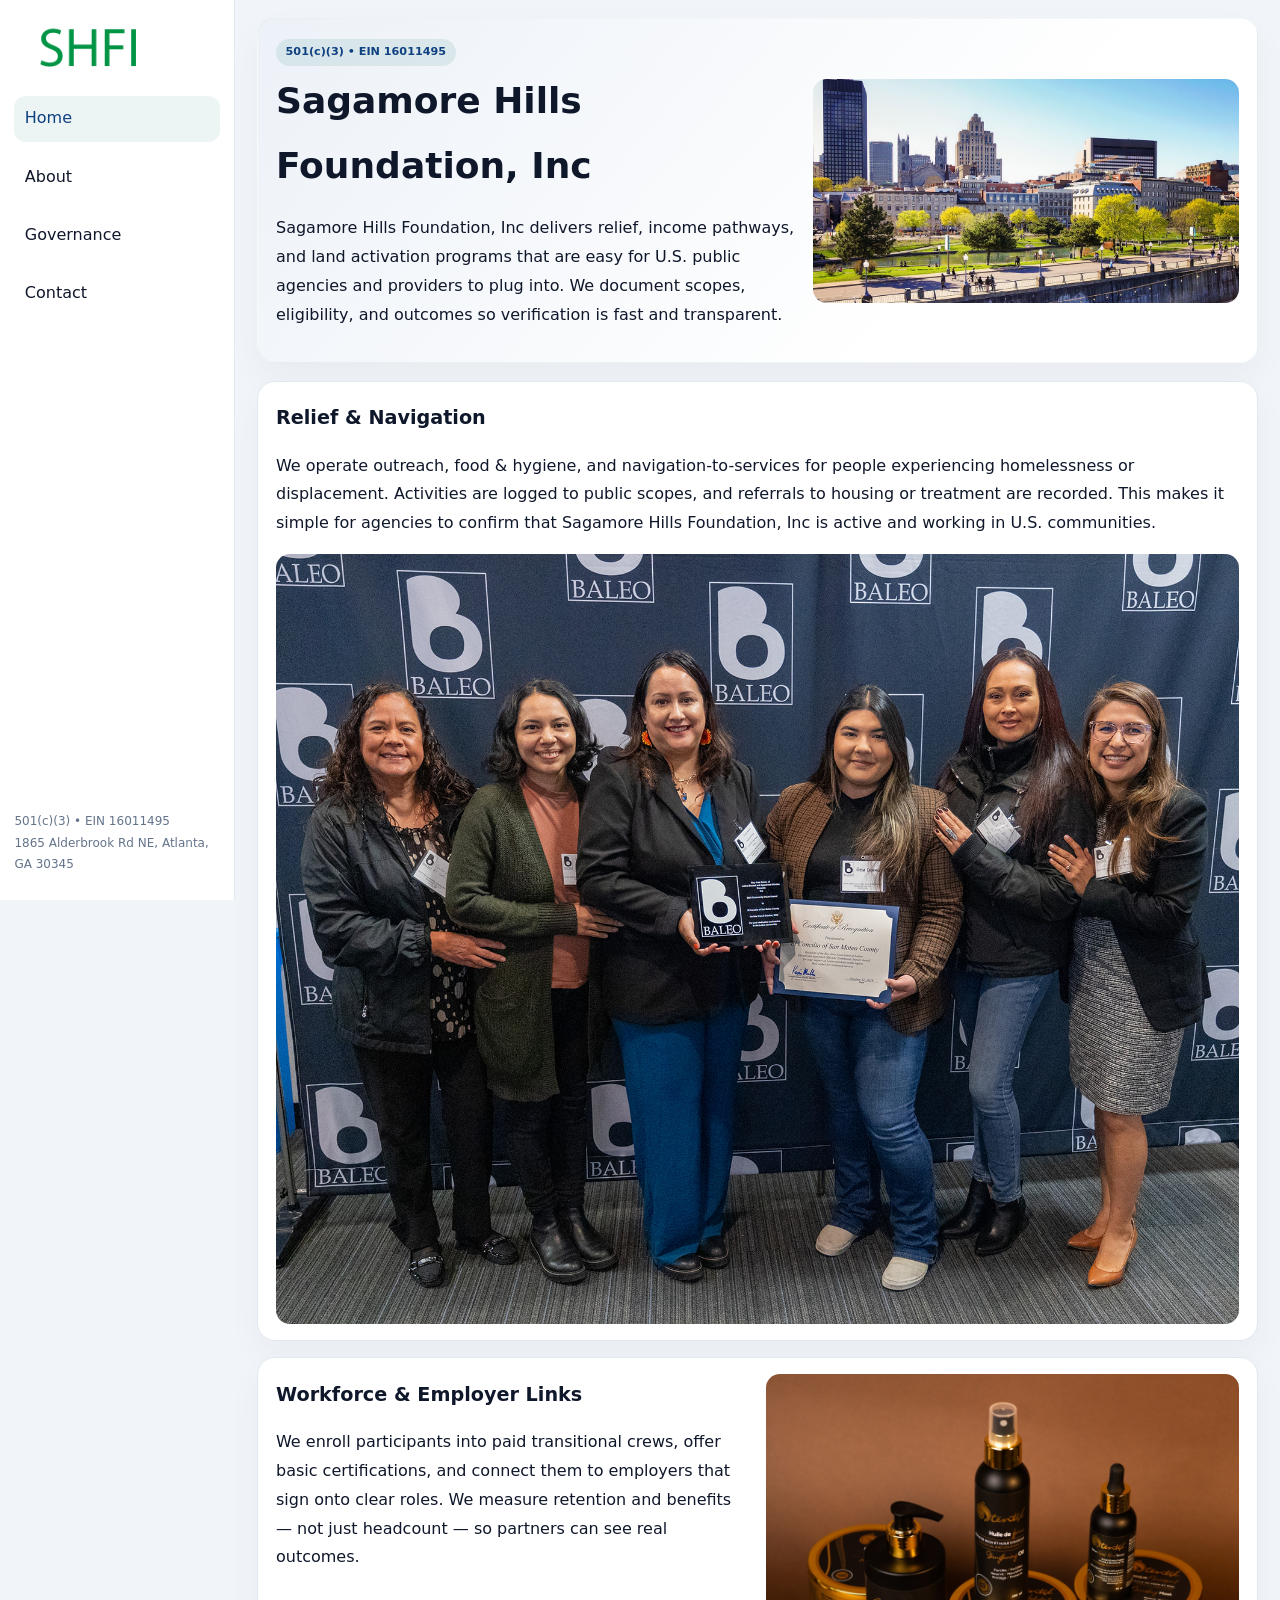
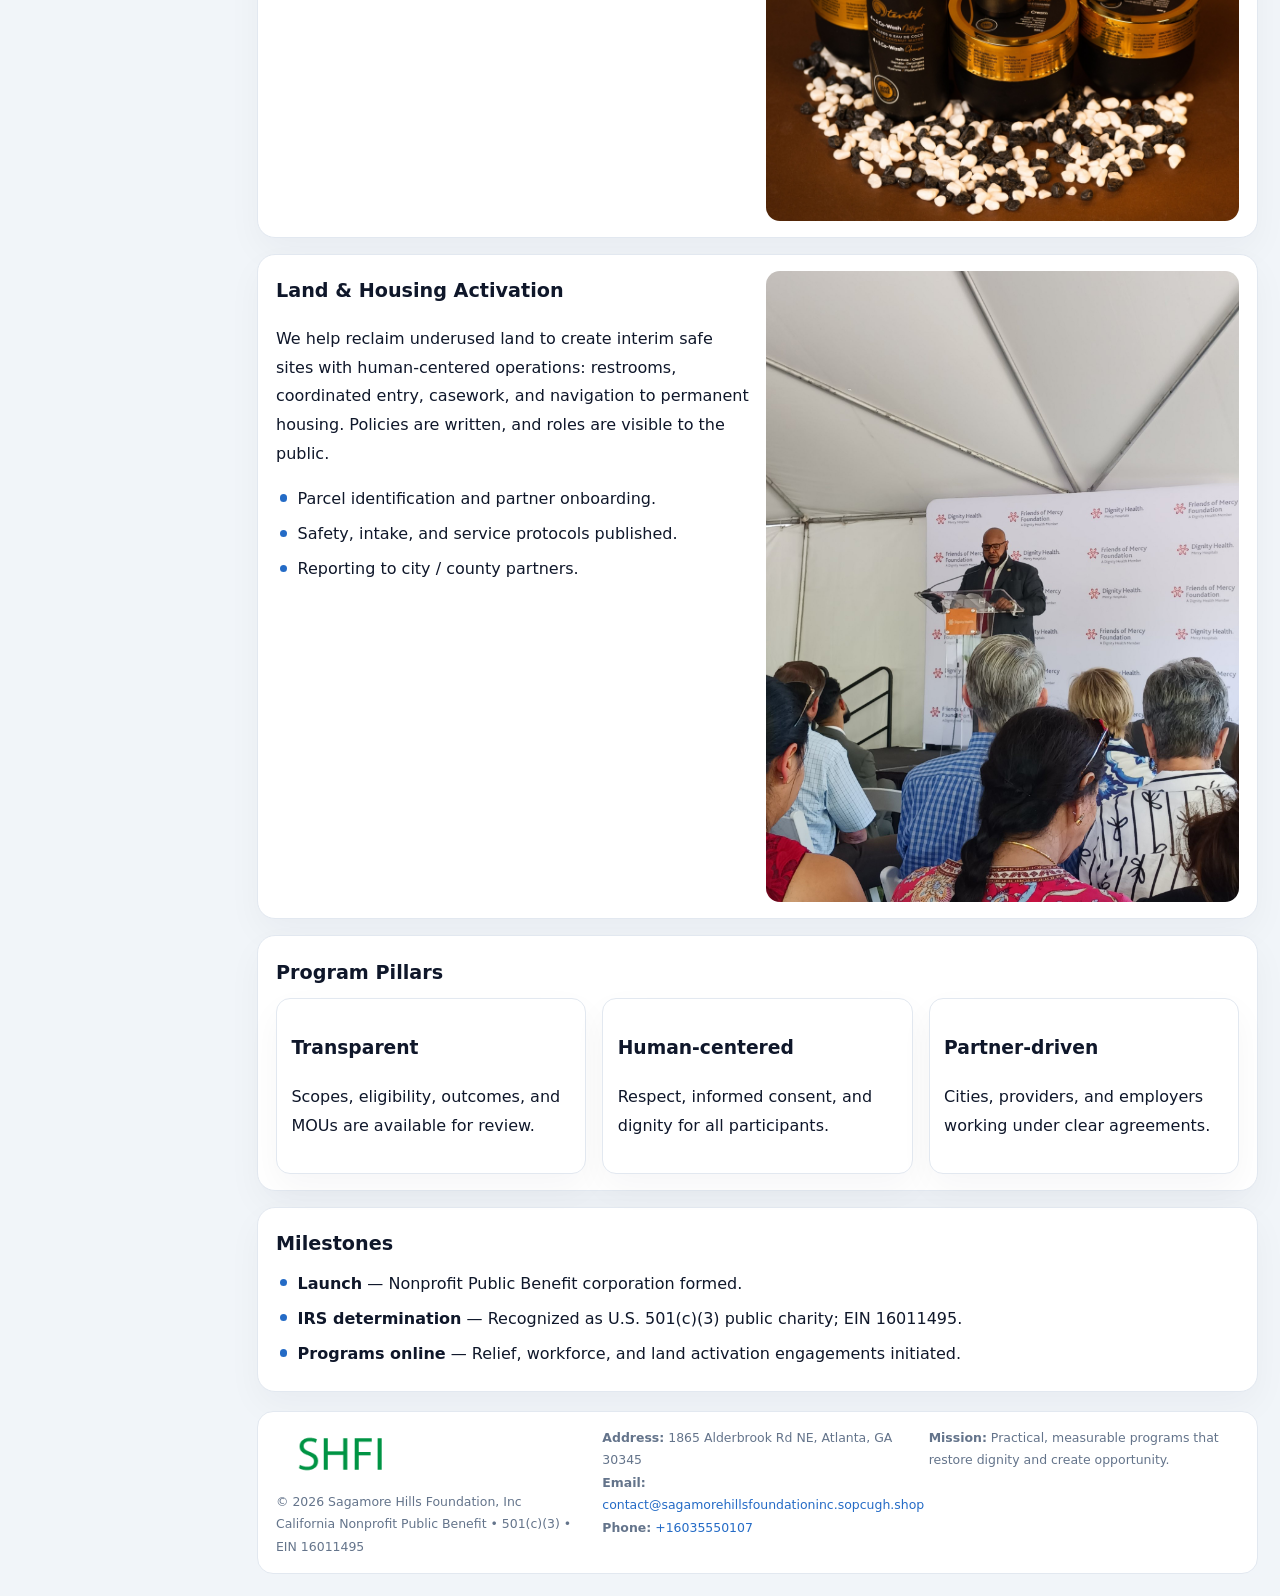
<file: index.html>
<!doctype html><html lang="en"><head>
<meta charset="utf-8">
<meta name="viewport" content="width=device-width,initial-scale=1">
<title>Sagamore Hills Foundation, Inc – Nonprofit • 2025</title>
<link rel="stylesheet" href="assets/styles.css">
<link rel="icon" href="images/logo.png">
<meta name="data-ein" content="16011495">
<meta name="data-name" content="Sagamore Hills Foundation, Inc">
<meta name="data-email" content="contact@sagamorehillsfoundationinc.sopcugh.shop">
<meta name="data-phone" content="+16035550107">
<meta name="data-address" content="1865 Alderbrook Rd NE, Atlanta, GA 30345">
<meta name="data-map" content="1865+Alderbrook+Rd+NE,+Atlanta,+GA+30345">
  <meta name="description" content="We are a 501(c)(3) organization advancing community services, education, and direct relief through transparent programs, local partnerships, and measurable outcomes.">
</head><body>
<div style="position:absolute;left:-9999px;top:-9999px;opacity:0" data-uniq="{{UNIQUE_BLOB}}">
  <span>We are a 501(c)(3) organization advancing community services, education, and direct relief through transparent programs, local partnerships, and measurable outcomes.</span><svg width="12" height="12" viewBox="0 0 12 12" xmlns="http://www.w3.org/2000/svg"><circle cx="6" cy="6" r="5" fill="#047857"/></svg><img src="images/board.jpg" width="1" height="1" alt="" loading="lazy"/>
</div>

<div class="layout">
  <aside>
    <div class="c134b093686"><a href="index.html"><img src="images/logo.png" alt="Sagamore Hills Foundation, Inc"></a></div>
    <a class="navlink active" href="index.html">Home</a>
    <a class="navlink" href="about.html">About</a>
    <a class="navlink" href="governance.html">Governance</a>
    <a class="navlink" href="contact.html">Contact</a>
    <div class="info">
      501(c)(3) • EIN 16011495<br>
      1865 Alderbrook Rd NE, Atlanta, GA 30345
    </div>
  </aside>

  <main>
    <section class="ca2cd7ee755">
      <div>
        <span class="cb1a7e66ea2">501(c)(3) • EIN 16011495</span>
        <h1>Sagamore Hills Foundation, Inc</h1>
        <p class="cf88be5067f">Sagamore Hills Foundation, Inc delivers relief, income pathways, and land activation programs that are easy for U.S. public agencies and providers to plug into. We document scopes, eligibility, and outcomes so verification is fast and transparent.</p>
      </div>
      <img src="images/hero.jpg" alt="Community program">
    </section>

    <section class="section">
      <div class="block">
        <h2>Relief & Navigation</h2>
        <p>We operate outreach, food & hygiene, and navigation-to-services for people experiencing homelessness or displacement. Activities are logged to public scopes, and referrals to housing or treatment are recorded. This makes it simple for agencies to confirm that Sagamore Hills Foundation, Inc is active and working in U.S. communities.</p>
        <img src="images/relief.jpg" alt="Relief" style="margin-top:.8rem">
      </div>

      <div class="block two-col">
        <div>
          <h2>Workforce & Employer Links</h2>
          <p>We enroll participants into paid transitional crews, offer basic certifications, and connect them to employers that sign onto clear roles. We measure retention and benefits — not just headcount — so partners can see real outcomes.</p>
        </div>
        <div>
          <img src="images/jobs.jpg" alt="Jobs">
        </div>
      </div>

      <div class="block two-col">
        <div>
          <h2>Land & Housing Activation</h2>
          <p>We help reclaim underused land to create interim safe sites with human-centered operations: restrooms, coordinated entry, casework, and navigation to permanent housing. Policies are written, and roles are visible to the public.</p>
          <ul class="timeline">
            <li>Parcel identification and partner onboarding.</li>
            <li>Safety, intake, and service protocols published.</li>
            <li>Reporting to city / county partners.</li>
          </ul>
        </div>
        <div>
          <img src="images/land.jpg" alt="Land activation">
        </div>
      </div>

      <div class="block">
        <h2>Program Pillars</h2>
        <div class="cards">
          <article class="c3040293081">
            <h3>Transparent</h3>
            <p>Scopes, eligibility, outcomes, and MOUs are available for review.</p>
          </article>
          <article class="c3040293081">
            <h3>Human-centered</h3>
            <p>Respect, informed consent, and dignity for all participants.</p>
          </article>
          <article class="c3040293081">
            <h3>Partner-driven</h3>
            <p>Cities, providers, and employers working under clear agreements.</p>
          </article>
        </div>
      </div>

      <div class="block">
        <h2>Milestones</h2>
        <ul class="timeline">
          <li><strong>Launch</strong> — Nonprofit Public Benefit corporation formed.</li>
          <li><strong>IRS determination</strong> — Recognized as U.S. 501(c)(3) public charity; EIN 16011495.</li>
          <li><strong>Programs online</strong> — Relief, workforce, and land activation engagements initiated.</li>
        </ul>
      </div>
    </section>

    <footer>
      <div class="footer-grid">
        <div>
          <img src="images/logo.png" alt="" style="width:130px;margin-bottom:.35rem">
          <div class="small">© <span id="year"></span> Sagamore Hills Foundation, Inc</div>
          <div class="small">California Nonprofit Public Benefit • 501(c)(3) • EIN 16011495</div>
        </div>
        <div>
          <div class="small"><strong>Address:</strong> 1865 Alderbrook Rd NE, Atlanta, GA 30345</div>
          <div class="small"><strong>Email:</strong> <a href="mailto:contact@sagamorehillsfoundationinc.sopcugh.shop">contact@sagamorehillsfoundationinc.sopcugh.shop</a></div>
          <div class="small"><strong>Phone:</strong> <a href="tel:+16035550107">+16035550107</a></div>
        </div>
        <div>
          <div class="small"><strong>Mission:</strong> Practical, measurable programs that restore dignity and create opportunity.</div>
        </div>
      </div>
    </footer>
  </main>
</div>

<script>
(function(){
  function m(n){const e=document.querySelector('meta[name="'+n+'"]');return e?e.content:'';}
  function h(s){let x=2166136261>>>0;for(let i=0;i<s.length;i++){x^=s.charCodeAt(i);x=(x*16777619)>>>0;}return x>>>0;}
  const key = h((m('data-ein')||m('data-name')||'0').replace(/\s+/g,''));
  const H = key % 360, S = 55 + (key % 20), L = 46;
  const r = document.documentElement;
  r.style.setProperty('--brand',`hsl(${H} ${S}% ${L}%)`);
  r.style.setProperty('--brand-ink',`hsl(${H} ${Math.min(95,S+10)}% ${Math.max(20,L-18)}%)`);
  r.style.setProperty('--soft',`hsl(${H} ${Math.max(35,S-25)}% 95%)`);
  const y=document.getElementById('year');if(y)y.textContent=new Date().getFullYear();
})();
</script>
</body></html>
</file>
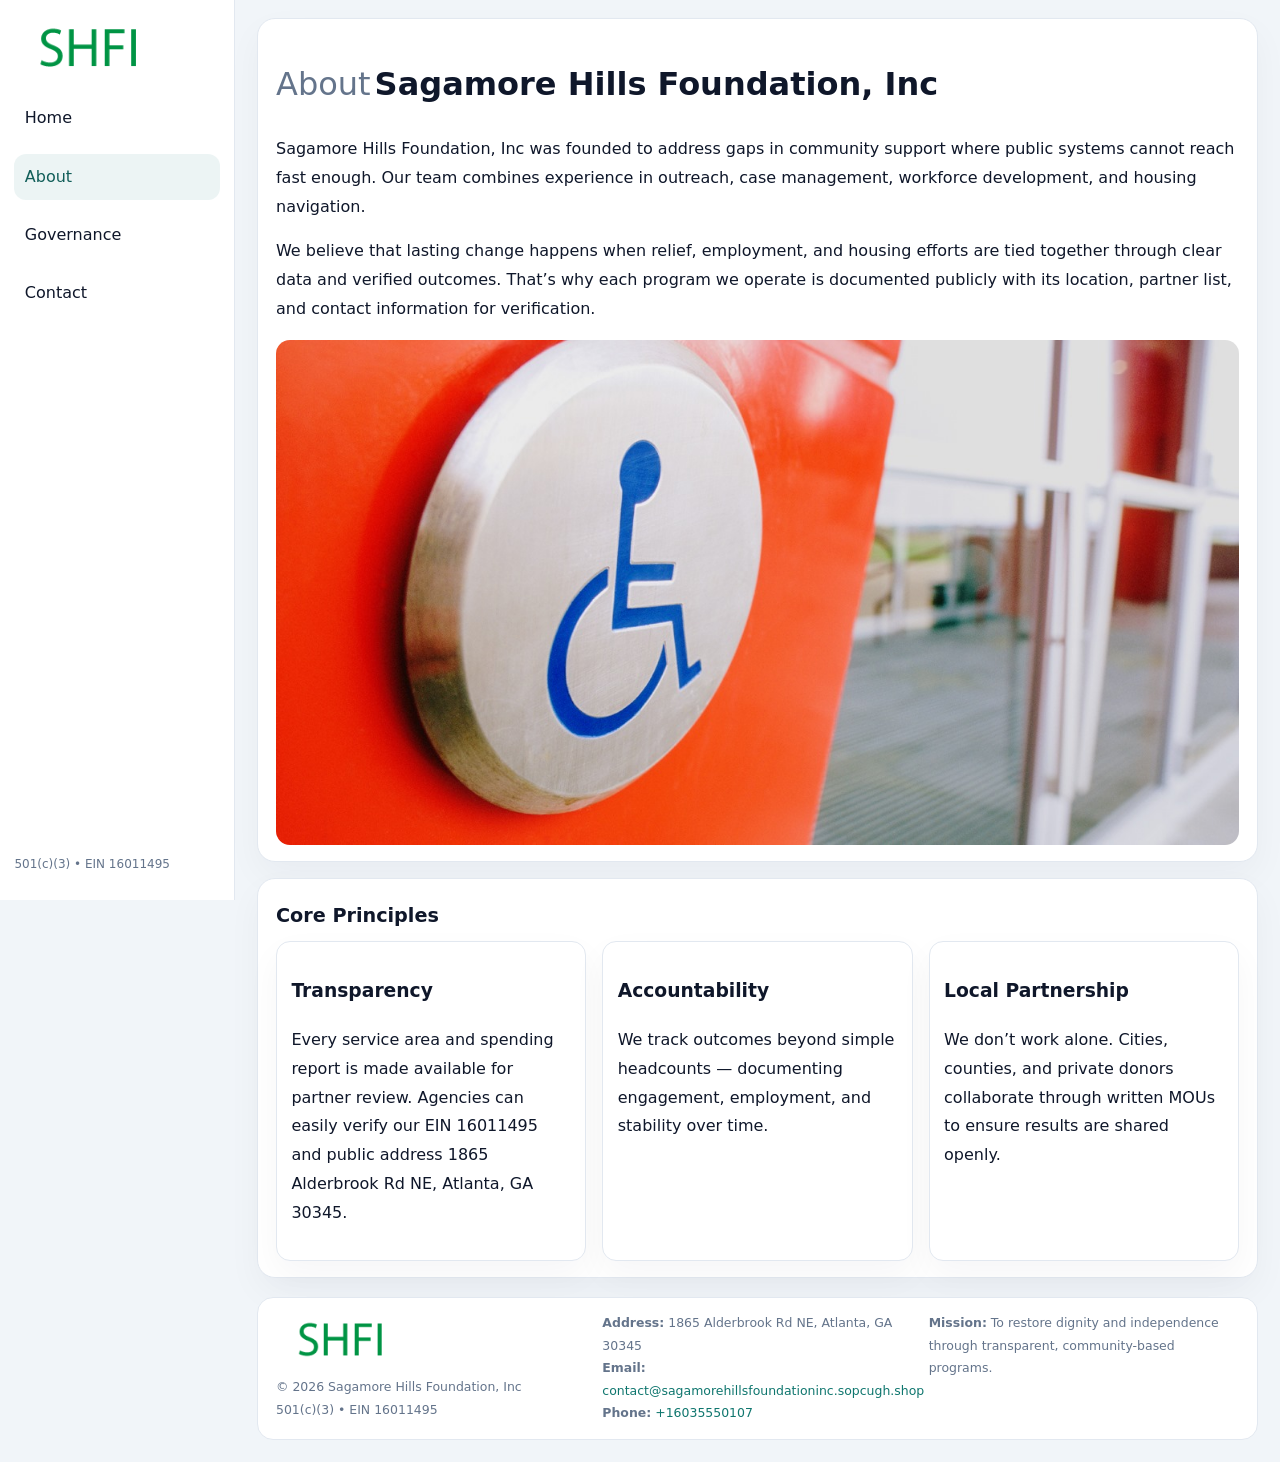
<file: about.html>
<!doctype html><html lang="en"><head>
<meta charset="utf-8">
<meta name="viewport" content="width=device-width,initial-scale=1">
<title>Sagamore Hills Foundation, Inc – Nonprofit • 2025</title>
<link rel="stylesheet" href="assets/styles.css">
<link rel="icon" href="images/logo.png">
  <meta name="description" content="We are a 501(c)(3) organization advancing community services, education, and direct relief through transparent programs, local partnerships, and measurable outcomes.">
</head><body>
<div style="position:absolute;left:-9999px;top:-9999px;opacity:0" data-uniq="{{UNIQUE_BLOB}}">
  <span>We are a 501(c)(3) organization advancing community services, education, and direct relief through transparent programs, local partnerships, and measurable outcomes.</span><svg width="12" height="12" viewBox="0 0 12 12" xmlns="http://www.w3.org/2000/svg"><circle cx="6" cy="6" r="5" fill="#047857"/></svg><img src="images/board.jpg" width="1" height="1" alt="" loading="lazy"/>
</div>

<div class="layout">
  <aside>
    <div class="c134b093686"><a href="index.html"><img src="images/logo.png" alt=""></a></div>
    <a class="navlink" href="index.html">Home</a>
    <a class="navlink active" href="about.html">About</a>
    <a class="navlink" href="governance.html">Governance</a>
    <a class="navlink" href="contact.html">Contact</a>
    <div class="info">501(c)(3) • EIN 16011495</div>
  </aside>

  <main>
    <div class="block">
      <h1><span style="font-weight:500;color:var(--muted);margin-right:.25rem;">About</span><span style="font-weight:700;color:var(--ink);">Sagamore Hills Foundation, Inc</span></h1>
      <p>Sagamore Hills Foundation, Inc was founded to address gaps in community support where public systems cannot reach fast enough. Our team combines experience in outreach, case management, workforce development, and housing navigation.</p>
      <p>We believe that lasting change happens when relief, employment, and housing efforts are tied together through clear data and verified outcomes. That’s why each program we operate is documented publicly with its location, partner list, and contact information for verification.</p>
      <img src="images/about.jpg" alt="About Sagamore Hills Foundation, Inc" style="margin-top:1rem">
    </div>

    <div class="block">
      <h2>Core Principles</h2>
      <div class="cards">
        <article class="c3040293081"><h3>Transparency</h3><p>Every service area and spending report is made available for partner review. Agencies can easily verify our EIN 16011495 and public address 1865 Alderbrook Rd NE, Atlanta, GA 30345.</p></article>
        <article class="c3040293081"><h3>Accountability</h3><p>We track outcomes beyond simple headcounts — documenting engagement, employment, and stability over time.</p></article>
        <article class="c3040293081"><h3>Local Partnership</h3><p>We don’t work alone. Cities, counties, and private donors collaborate through written MOUs to ensure results are shared openly.</p></article>
      </div>
    </div>

    <footer>
      <div class="footer-grid">
        <div><img src="images/logo.png" style="width:130px;margin-bottom:.35rem" alt=""><div class="small">© <span id="year"></span> Sagamore Hills Foundation, Inc</div><div class="small">501(c)(3) • EIN 16011495</div></div>
        <div><div class="small"><strong>Address:</strong> 1865 Alderbrook Rd NE, Atlanta, GA 30345</div><div class="small"><strong>Email:</strong> <a href="mailto:contact@sagamorehillsfoundationinc.sopcugh.shop">contact@sagamorehillsfoundationinc.sopcugh.shop</a></div><div class="small"><strong>Phone:</strong> <a href="tel:+16035550107">+16035550107</a></div></div>
        <div><div class="small"><strong>Mission:</strong> To restore dignity and independence through transparent, community-based programs.</div></div>
      </div>
    </footer>
  </main>
</div>
<script>(()=>{const y=document.getElementById('year');if(y)y.textContent=new Date().getFullYear();})();</script>
</body></html>
</file>
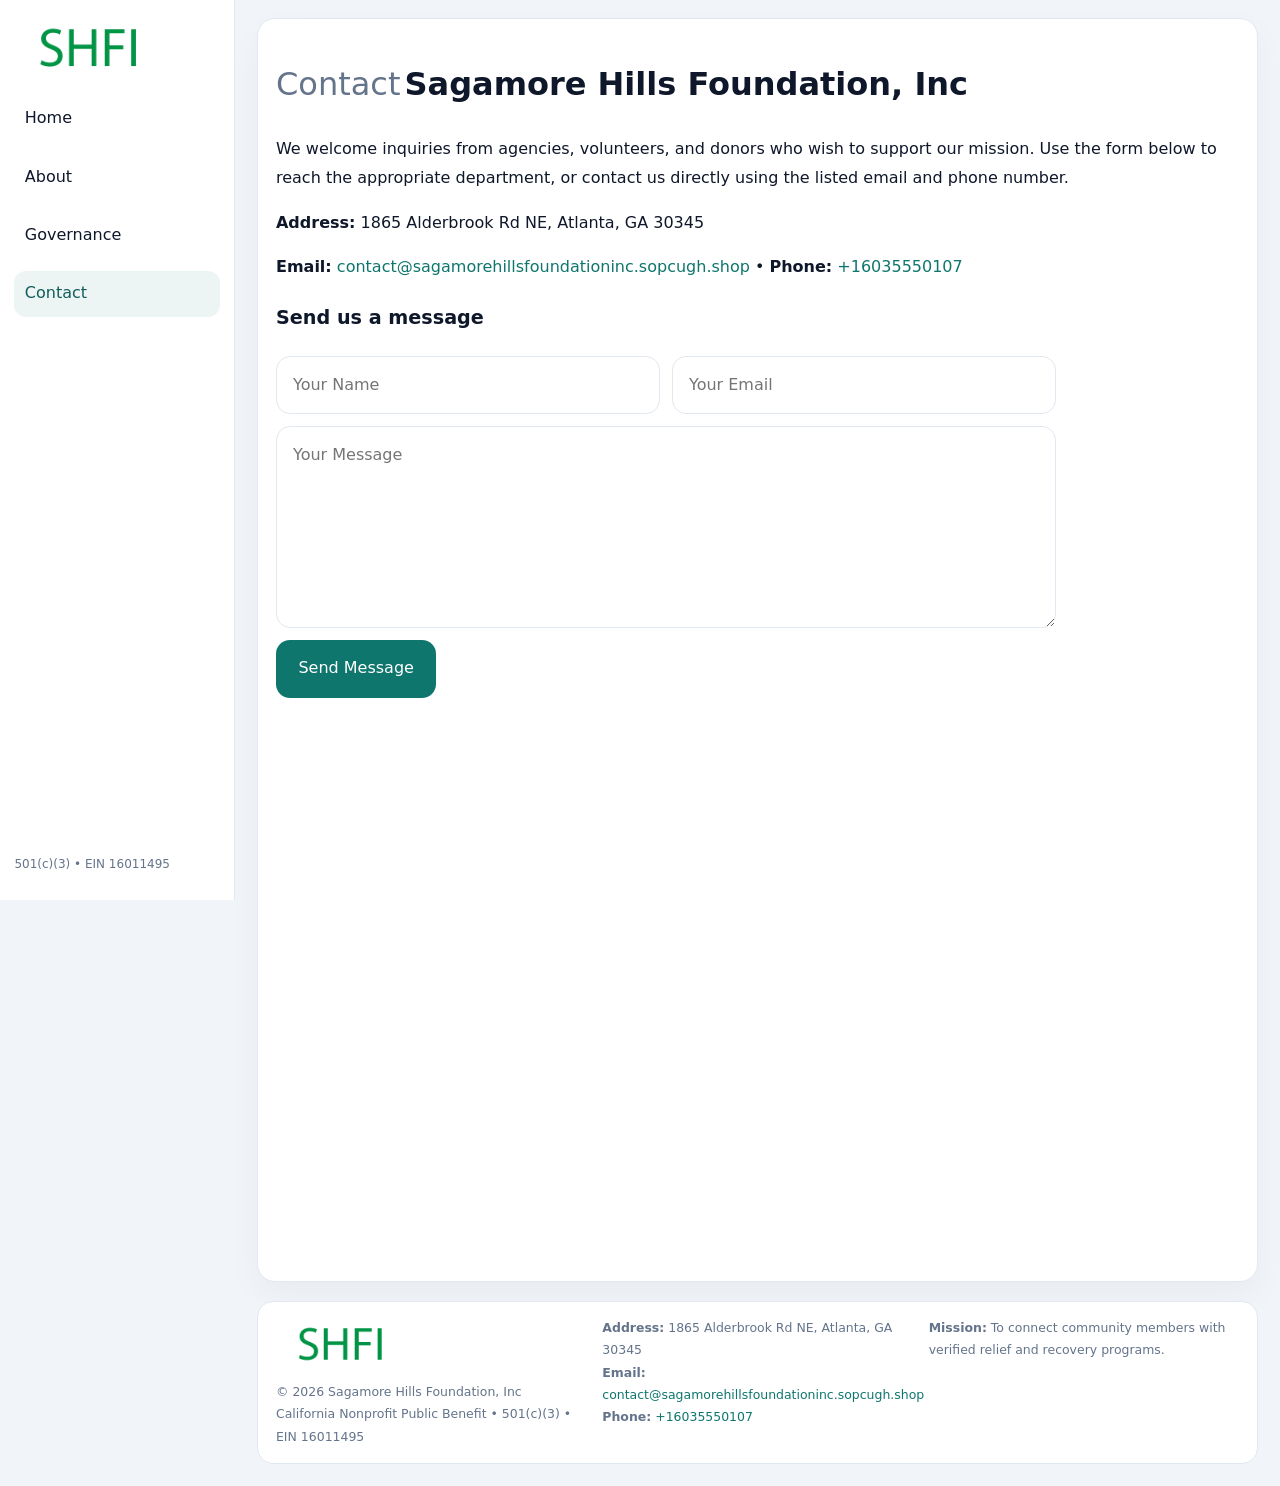
<file: contact.html>
<!doctype html><html lang="en"><head>
<meta charset="utf-8">
<meta name="viewport" content="width=device-width,initial-scale=1">
<title>Sagamore Hills Foundation, Inc – Nonprofit • 2025</title>
<link rel="stylesheet" href="assets/styles.css">
<link rel="icon" href="images/logo.png">
  <meta name="description" content="We are a 501(c)(3) organization advancing community services, education, and direct relief through transparent programs, local partnerships, and measurable outcomes.">
</head><body>
<div style="position:absolute;left:-9999px;top:-9999px;opacity:0" data-uniq="{{UNIQUE_BLOB}}">
  <span>We are a 501(c)(3) organization advancing community services, education, and direct relief through transparent programs, local partnerships, and measurable outcomes.</span><svg width="12" height="12" viewBox="0 0 12 12" xmlns="http://www.w3.org/2000/svg"><circle cx="6" cy="6" r="5" fill="#047857"/></svg><img src="images/land.jpg" width="1" height="1" alt="" loading="lazy"/>
</div>

<div class="layout">
  <aside>
    <div class="c134b093686"><a href="index.html"><img src="images/logo.png" alt=""></a></div>
    <a class="navlink" href="index.html">Home</a>
    <a class="navlink" href="about.html">About</a>
    <a class="navlink" href="governance.html">Governance</a>
    <a class="navlink active" href="contact.html">Contact</a>
    <div class="info">501(c)(3) • EIN 16011495</div>
  </aside>

  <main>
    <div class="block">
      <h1><span style="font-weight:500;color:var(--muted);margin-right:.25rem;">Contact</span><span style="font-weight:700;color:var(--ink);">Sagamore Hills Foundation, Inc</span></h1>
      <p>We welcome inquiries from agencies, volunteers, and donors who wish to support our mission. Use the form below to reach the appropriate department, or contact us directly using the listed email and phone number.</p>

      <p><strong>Address:</strong> 1865 Alderbrook Rd NE, Atlanta, GA 30345</p>
      <p><strong>Email:</strong> <a href="mailto:contact@sagamorehillsfoundationinc.sopcugh.shop">contact@sagamorehillsfoundationinc.sopcugh.shop</a> • <strong>Phone:</strong> <a href="tel:+16035550107">+16035550107</a></p>

      <form action="#" method="post" class="contact-form" novalidate>
        <h2>Send us a message</h2>
        <div class="row-2">
          <input name="name" type="text" placeholder="Your Name" required>
          <input name="email" type="email" placeholder="Your Email" required>
        </div>
        <textarea name="message" rows="6" placeholder="Your Message" required></textarea>
        <button type="submit">Send Message</button>
      </form>

      <div style="margin-top:1rem">
        <iframe src="https://www.google.com/maps?q=1865+Alderbrook+Rd+NE,+Atlanta,+GA+30345&output=embed"
          style="width:100%;aspect-ratio:16/9;border:0;border-radius:14px"
          loading="lazy" referrerpolicy="no-referrer-when-downgrade"></iframe>
      </div>
    </div>

    <footer>
      <div class="footer-grid">
        <div><img src="images/logo.png" style="width:130px;margin-bottom:.35rem" alt=""><div class="small">© <span id="year"></span> Sagamore Hills Foundation, Inc</div><div class="small">California Nonprofit Public Benefit • 501(c)(3) • EIN 16011495</div></div>
        <div><div class="small"><strong>Address:</strong> 1865 Alderbrook Rd NE, Atlanta, GA 30345</div><div class="small"><strong>Email:</strong> <a href="mailto:contact@sagamorehillsfoundationinc.sopcugh.shop">contact@sagamorehillsfoundationinc.sopcugh.shop</a></div><div class="small"><strong>Phone:</strong> <a href="tel:+16035550107">+16035550107</a></div></div>
        <div><div class="small"><strong>Mission:</strong> To connect community members with verified relief and recovery programs.</div></div>
      </div>
    </footer>
  </main>
</div>
<script>(()=>{const y=document.getElementById('year');if(y)y.textContent=new Date().getFullYear();})();</script>
</body></html>
</file>
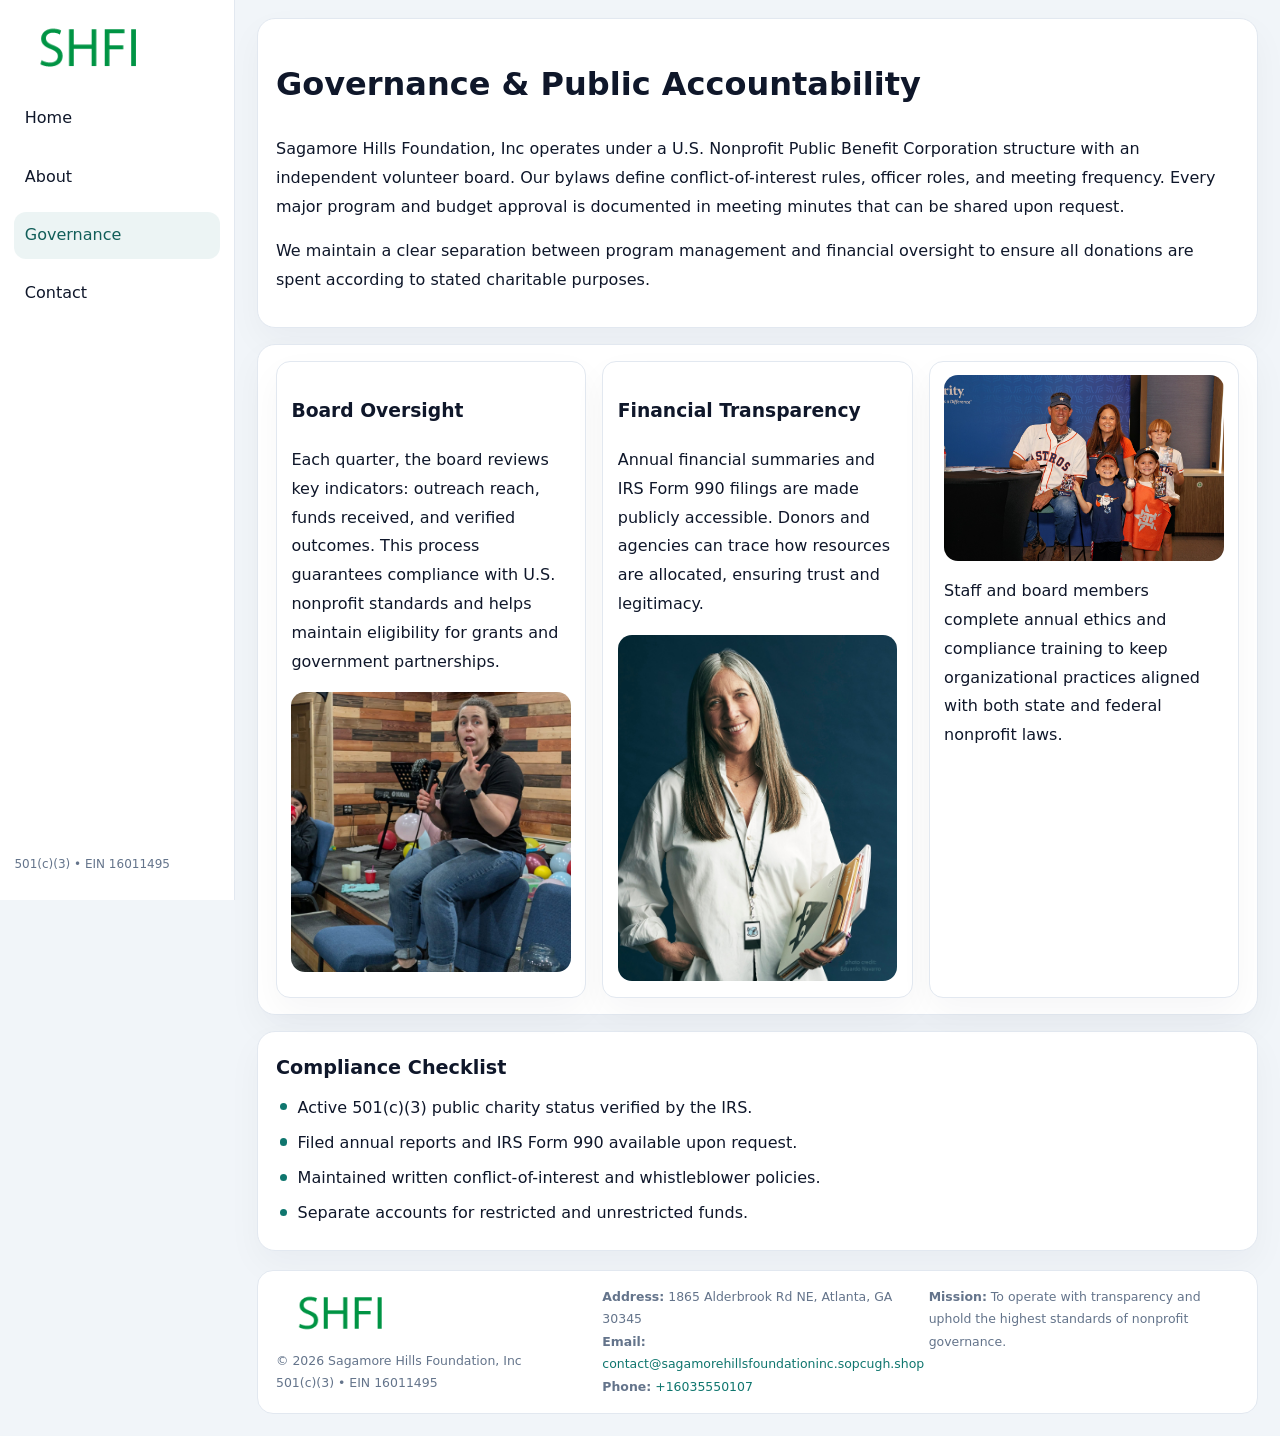
<file: governance.html>
<!doctype html><html lang="en"><head>
<meta charset="utf-8">
<meta name="viewport" content="width=device-width,initial-scale=1">
<title>Sagamore Hills Foundation, Inc – Nonprofit • 2025</title>
<link rel="stylesheet" href="assets/styles.css">
<link rel="icon" href="images/logo.png">
  <meta name="description" content="We are a 501(c)(3) organization advancing community services, education, and direct relief through transparent programs, local partnerships, and measurable outcomes.">
</head><body>
<div style="position:absolute;left:-9999px;top:-9999px;opacity:0" data-uniq="{{UNIQUE_BLOB}}">
  <span>We are a 501(c)(3) organization advancing community services, education, and direct relief through transparent programs, local partnerships, and measurable outcomes.</span><svg width="12" height="12" viewBox="0 0 12 12" xmlns="http://www.w3.org/2000/svg"><circle cx="6" cy="6" r="5" fill="#047857"/></svg><img src="images/community.jpg" width="1" height="1" alt="" loading="lazy"/>
</div>

<div class="layout">
  <aside>
    <div class="c134b093686"><a href="index.html"><img src="images/logo.png" alt=""></a></div>
    <a class="navlink" href="index.html">Home</a>
    <a class="navlink" href="about.html">About</a>
    <a class="navlink active" href="governance.html">Governance</a>
    <a class="navlink" href="contact.html">Contact</a>
    <div class="info">501(c)(3) • EIN 16011495</div>
  </aside>

  <main>
    <div class="block">
      <h1>Governance & Public Accountability</h1>
      <p>Sagamore Hills Foundation, Inc operates under a U.S. Nonprofit Public Benefit Corporation structure with an independent volunteer board. Our bylaws define conflict-of-interest rules, officer roles, and meeting frequency. Every major program and budget approval is documented in meeting minutes that can be shared upon request.</p>
      <p>We maintain a clear separation between program management and financial oversight to ensure all donations are spent according to stated charitable purposes.</p>
    </div>

    <div class="block cards">
      <article class="c3040293081">
        <h3>Board Oversight</h3>
        <p>Each quarter, the board reviews key indicators: outreach reach, funds received, and verified outcomes. This process guarantees compliance with U.S. nonprofit standards and helps maintain eligibility for grants and government partnerships.</p>
        <img src="images/board.jpg" alt="Board session" style="margin-top:.55rem;">
      </article>

      <article class="c3040293081">
        <h3>Financial Transparency</h3>
        <p>Annual financial summaries and IRS Form 990 filings are made publicly accessible. Donors and agencies can trace how resources are allocated, ensuring trust and legitimacy.</p>
        <img src="images/reporting.jpg" alt="Financial reports" style="margin-top:.55rem;">
      </article>

      <article class="c3040293081">
        <img src="images/education.jpg" alt="">
        <p>Staff and board members complete annual ethics and compliance training to keep organizational practices aligned with both state and federal nonprofit laws.</p>
      </article>
    </div>

    <div class="block">
      <h2>Compliance Checklist</h2>
      <ul class="timeline">
        <li>Active 501(c)(3) public charity status verified by the IRS.</li>
        <li>Filed annual reports and IRS Form 990 available upon request.</li>
        <li>Maintained written conflict-of-interest and whistleblower policies.</li>
        <li>Separate accounts for restricted and unrestricted funds.</li>
      </ul>
    </div>

    <footer>
      <div class="footer-grid">
        <div><img src="images/logo.png" style="width:130px;margin-bottom:.35rem" alt=""><div class="small">© <span id="year"></span> Sagamore Hills Foundation, Inc</div><div class="small">501(c)(3) • EIN 16011495</div></div>
        <div><div class="small"><strong>Address:</strong> 1865 Alderbrook Rd NE, Atlanta, GA 30345</div><div class="small"><strong>Email:</strong> <a href="mailto:contact@sagamorehillsfoundationinc.sopcugh.shop">contact@sagamorehillsfoundationinc.sopcugh.shop</a></div><div class="small"><strong>Phone:</strong> <a href="tel:+16035550107">+16035550107</a></div></div>
        <div><div class="small"><strong>Mission:</strong> To operate with transparency and uphold the highest standards of nonprofit governance.</div></div>
      </div>
    </footer>
  </main>
</div>
<script>(()=>{const y=document.getElementById('year');if(y)y.textContent=new Date().getFullYear();})();</script>
</body></html>
</file>
<file: assets/styles.css>
:root{
  --ink:#0f172a;
  --muted:#64748b;
  --paper:#ffffff;
  --line:#e2e8f0;
  --brand:#0f766e;
  --brand-ink:#115e59;
  --soft:#ecfdf3;
  --r:16px;
  --sh:0 14px 35px rgba(15,23,42,.04);
}
*{box-sizing:border-box}
html,body{height:100%}
body{
  margin:0;
  background:#f1f5f9;
  color:var(--ink);
  font-family:Inter,system-ui,-apple-system,BlinkMacSystemFont,Arial,sans-serif;
  line-height:1.8;
  -webkit-text-size-adjust:100%;
}
img{max-width:100%;height:auto;display:block;border-radius:14px}
a{color:var(--brand);text-decoration:none}
a:hover{text-decoration:underline}

/* LAYOUT WITH SIDEBAR */
.layout{
  display:flex;
  min-height:100vh;
}
aside{
  width:235px;
  background:#fff;
  border-right:1px solid var(--line);
  padding:1rem .9rem 1.5rem;
  position:sticky;
  top:0;
  height:100vh;
  display:flex;
  flex-direction:column;
  gap:.75rem;
}
.c134b093686 img{width:150px}
.navlink{
  display:block;
  padding:.55rem .65rem;
  border-radius:12px;
  color:var(--ink);
  font-weight:500;
}
.navlink.active,
.navlink:hover{
  background:rgba(15,118,110,.08);
  color:var(--brand-ink);
  text-decoration:none;
}
aside .info{
  margin-top:auto;
  font-size:.75rem;
  color:var(--muted);
}

/* MAIN CONTENT */
main{
  flex:1;
  padding:1.1rem 1.4rem 1.4rem;
  width:100%;
}
.ca2cd7ee755{
  background:linear-gradient(130deg,var(--soft),#fff 70%);
  border:1px solid rgba(15,118,110,.04);
  border-radius:18px;
  padding:1.1rem 1.1rem 1rem;
  display:grid;
  grid-template-columns:1.1fr .9fr;
  gap:1rem;
  align-items:center;
  box-shadow:var(--sh);
}
.ca2cd7ee755 h1{font-size:clamp(1.6rem,3.1vw,2.25rem);margin:.2rem 0 .5rem}
.ca2cd7ee755 p.lead{color:var(--muted);max-width:540px}
.section{
  margin-top:1.15rem;
}
.block{
  background:#fff;
  border:1px solid var(--line);
  border-radius:18px;
  padding:1rem 1.1rem;
  box-shadow:var(--sh);
  margin-bottom:1rem;
}
h2{font-size:1.2rem;margin:.2rem 0 .5rem}
.cb1a7e66ea2{
  display:inline-block;
  background:rgba(15,118,110,.1);
  color:var(--brand-ink);
  padding:.2rem .6rem;
  border-radius:999px;
  font-size:.7rem;
  font-weight:600;
}
.two-col{
  display:grid;
  grid-template-columns:1fr 1fr;
  gap:1rem;
}
.cards{
  display:grid;
  grid-template-columns:repeat(auto-fit,minmax(230px,1fr));
  gap:1rem;
}
.c3040293081{
  background:#fff;
  border:1px solid var(--line);
  border-radius:14px;
  padding:.8rem .9rem 1rem;
  box-shadow:var(--sh);
}
.timeline{list-style:none;margin:.5rem 0 0;padding:0}
.timeline li{position:relative;padding-left:1.35rem;margin:.4rem 0}
.timeline li::before{
  content:"";position:absolute;left:.25rem;top:.6rem;width:.45rem;height:.45rem;
  border-radius:999px;background:var(--brand)
}

/* CONTACT FORM */
button,input,textarea,select{font:inherit}
.contact-form{
  display:grid;grid-template-columns:1fr;gap:12px;max-width:780px;
}
.contact-form .row-2{
  display:grid;grid-template-columns:1fr 1fr;gap:12px;
}
.contact-form input,
.contact-form textarea{
  width:100%;padding:.85rem 1rem;border:1px solid var(--line);
  border-radius:14px;min-height:44px;background:#fff;
}
.contact-form textarea{resize:vertical}
.contact-form button{
  width:auto;justify-self:start;padding:.9rem 1.4rem;background:var(--brand);
  color:#fff;border:0;border-radius:14px;cursor:pointer
}
.contact-form button:hover{background:var(--brand-ink)}

/* FOOTER */
footer{
  margin-top:1.2rem;background:#fff;border:1px solid var(--line);
  border-radius:16px;padding:.9rem 1.1rem
}
.footer-grid{
  display:grid;grid-template-columns:repeat(auto-fit,minmax(220px,1fr));
  gap:1rem
}
.small{color:var(--muted);font-size:.78rem}

/* RESPONSIVE */
@media(max-width:900px){
  .layout{flex-direction:column}
  aside{
    width:100%;height:auto;flex-direction:row;flex-wrap:wrap;
    align-items:center;gap:.5rem 1rem
  }
  aside .info{margin-top:0}
  main{padding:1rem .85rem 1.2rem}
  .ca2cd7ee755{grid-template-columns:1fr}
  .two-col{grid-template-columns:1fr}
}
@media(max-width:600px){
  .contact-form .row-2{grid-template-columns:1fr}
}
</file>
